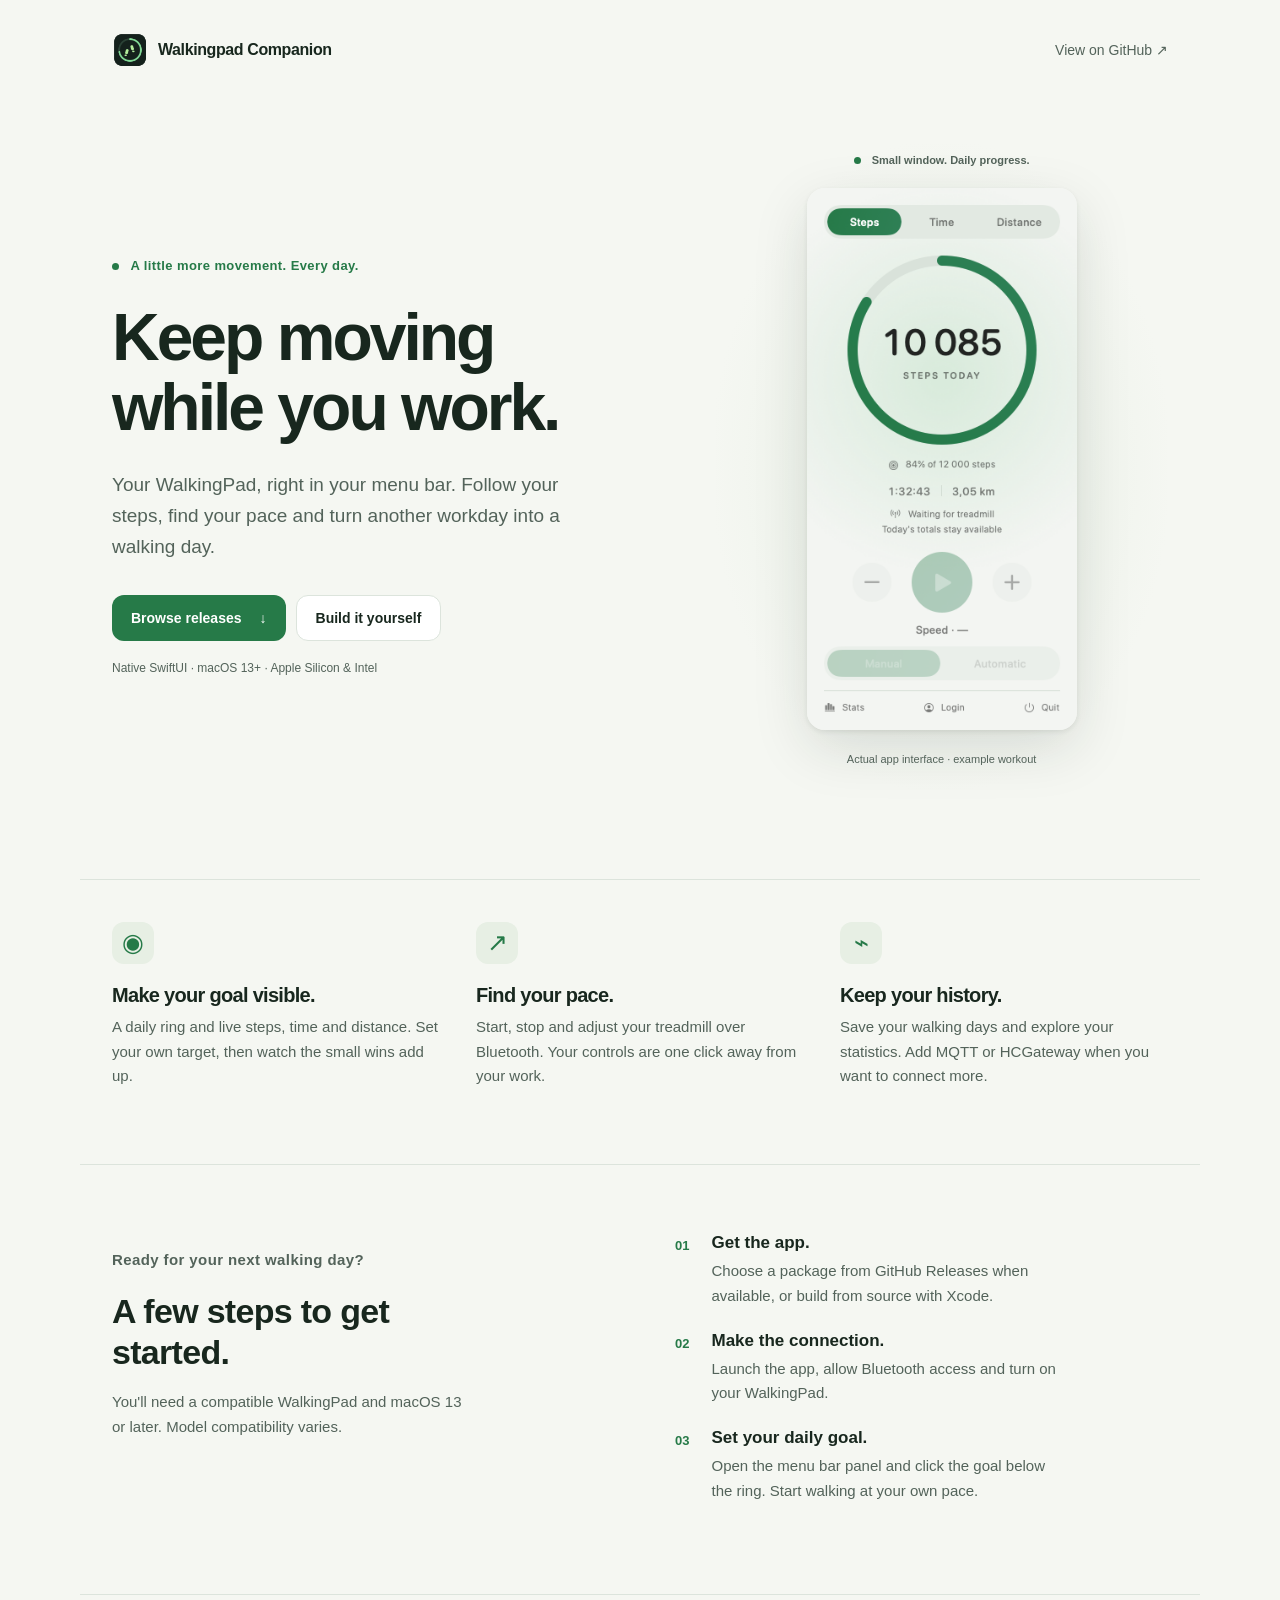
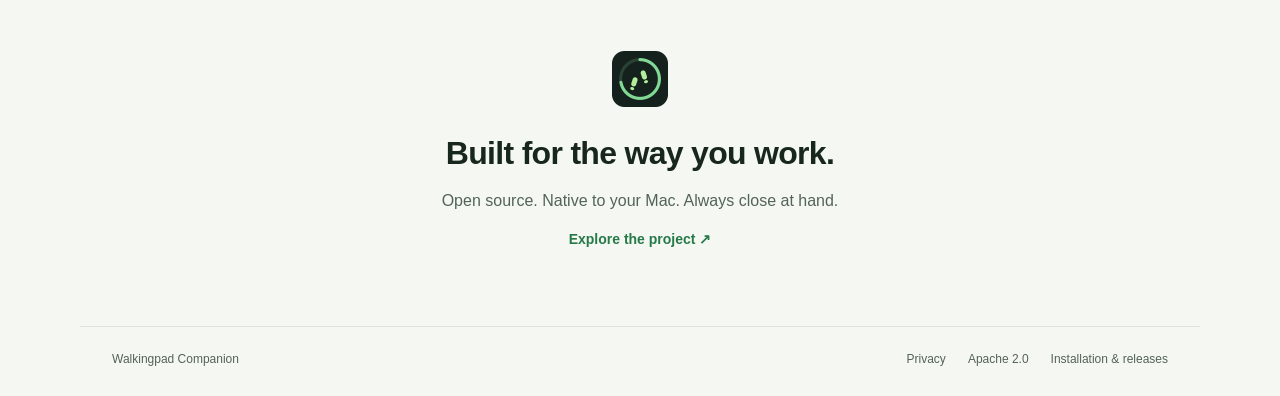
<file: site/index.html>
<!doctype html>
<html lang="en">
<head>
  <meta charset="utf-8">
  <meta name="viewport" content="width=device-width, initial-scale=1">
  <meta name="description" content="A native macOS menu bar companion for WalkingPad. Live steps, a daily goal and treadmill controls, right where you work.">
  <meta name="theme-color" content="#f5f7f2">
  <title>Walkingpad Companion — Keep moving while you work</title>
  <link rel="icon" href="assets/icon.png">
  <link rel="stylesheet" href="style.css">
</head>
<body>
  <header class="nav wrap">
    <a class="brand" href="./"><img src="assets/icon.png" width="36" height="36" alt="">Walkingpad Companion</a>
    <a class="source" href="https://github.com/corentinmb/walkingpad-companion">View on GitHub <span aria-hidden="true">↗</span></a>
  </header>
  <main>
    <section class="hero wrap">
      <div class="intro">
        <p class="eyebrow"><span class="dot"></span> A little more movement. Every day.</p>
        <h1>Keep moving<br>while you work.</h1>
        <p class="lead">Your WalkingPad, right in your menu bar. Follow your steps, find your pace and turn another workday into a walking day.</p>
        <div class="actions">
          <a class="button primary" href="https://github.com/corentinmb/walkingpad-companion/releases">Browse releases <span aria-hidden="true">↓</span></a>
          <a class="button secondary" href="https://github.com/corentinmb/walkingpad-companion#build-locally">Build it yourself</a>
        </div>
        <p class="requirements">Native SwiftUI · macOS 13+ · Apple Silicon &amp; Intel</p>
      </div>
      <div class="preview">
        <div class="preview-label"><span class="dot"></span> Small window. Daily progress.</div>
        <picture>
          <source media="(prefers-color-scheme: dark)" srcset="assets/menubar-dark.png">
          <img src="assets/menubar-light.png" width="320" height="642" alt="Walkingpad Companion menu showing daily steps, a progress ring, time, distance and treadmill controls.">
        </picture>
        <p>Actual app interface · example workout</p>
      </div>
    </section>
    <section class="features wrap" aria-label="Features">
      <article><span class="feature-icon" aria-hidden="true">◉</span><h2>Make your goal visible.</h2><p>A daily ring and live steps, time and distance. Set your own target, then watch the small wins add up.</p></article>
      <article><span class="feature-icon" aria-hidden="true">↗</span><h2>Find your pace.</h2><p>Start, stop and adjust your treadmill over Bluetooth. Your controls are one click away from your work.</p></article>
      <article><span class="feature-icon" aria-hidden="true">⌁</span><h2>Keep your history.</h2><p>Save your walking days and explore your statistics. Add MQTT or HCGateway when you want to connect more.</p></article>
    </section>
    <section class="getting-started wrap">
      <div><p class="eyebrow">Ready for your next walking day?</p><h2>A few steps to get started.</h2><p>You'll need a compatible WalkingPad and macOS 13 or later. Model compatibility varies.</p></div>
      <ol>
        <li><span>01</span><div><h3>Get the app.</h3><p>Choose a package from GitHub Releases when available, or build from source with Xcode.</p></div></li>
        <li><span>02</span><div><h3>Make the connection.</h3><p>Launch the app, allow Bluetooth access and turn on your WalkingPad.</p></div></li>
        <li><span>03</span><div><h3>Set your daily goal.</h3><p>Open the menu bar panel and click the goal below the ring. Start walking at your own pace.</p></div></li>
      </ol>
    </section>
    <section class="closing wrap"><img src="assets/icon.png" width="64" height="64" alt=""><h2>Built for the way you work.</h2><p>Open source. Native to your Mac. Always close at hand.</p><a class="text-link" href="https://github.com/corentinmb/walkingpad-companion">Explore the project <span aria-hidden="true">↗</span></a></section>
  </main>
  <footer class="wrap"><span>Walkingpad Companion</span><div><a href="privacy.html">Privacy</a><a href="https://github.com/corentinmb/walkingpad-companion/blob/master/LICENSE">Apache 2.0</a><a href="https://github.com/corentinmb/walkingpad-companion/blob/master/docs/releases.md">Installation &amp; releases</a></div></footer>
</body>
</html>
</file>
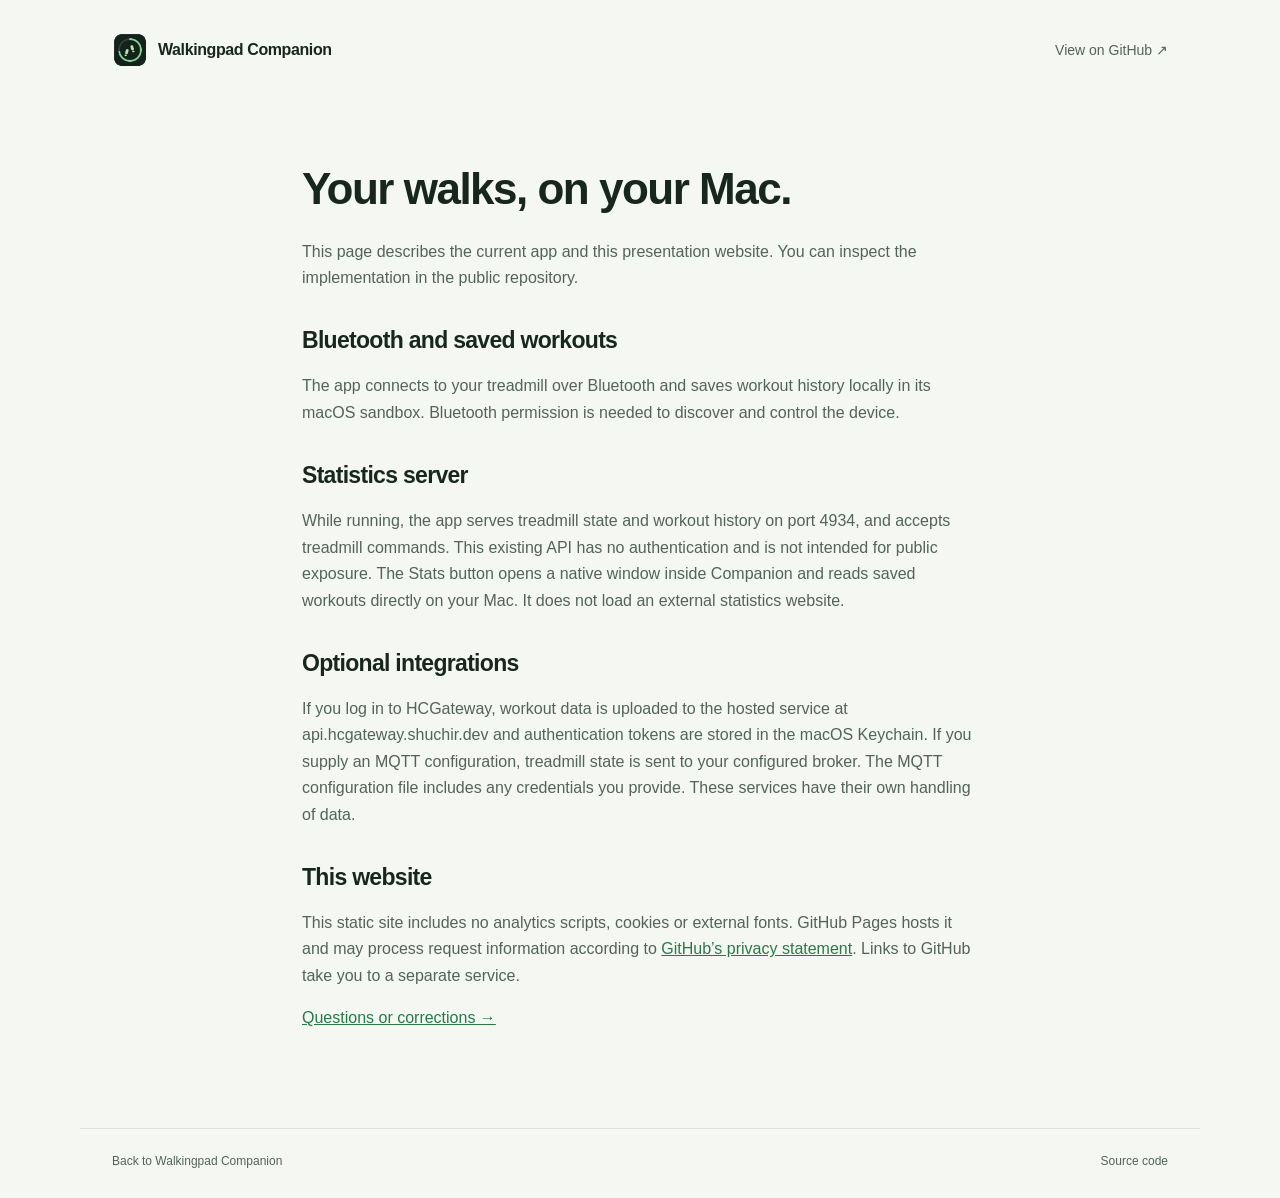
<file: site/privacy.html>
<!doctype html>
<html lang="en"><head><meta charset="utf-8"><meta name="viewport" content="width=device-width, initial-scale=1"><title>Privacy — Walkingpad Companion</title><link rel="icon" href="assets/icon.png"><link rel="stylesheet" href="style.css"></head>
<body><header class="nav wrap"><a class="brand" href="./"><img src="assets/icon.png" width="36" height="36" alt="">Walkingpad Companion</a><a class="source" href="https://github.com/corentinmb/walkingpad-companion">View on GitHub ↗</a></header>
<main class="prose wrap"><h1>Your walks, on your Mac.</h1><p>This page describes the current app and this presentation website. You can inspect the implementation in the public repository.</p>
<h2>Bluetooth and saved workouts</h2><p>The app connects to your treadmill over Bluetooth and saves workout history locally in its macOS sandbox. Bluetooth permission is needed to discover and control the device.</p>
<h2>Statistics server</h2><p>While running, the app serves treadmill state and workout history on port 4934, and accepts treadmill commands. This existing API has no authentication and is not intended for public exposure. The Stats button opens a native window inside Companion and reads saved workouts directly on your Mac. It does not load an external statistics website.</p>
<h2>Optional integrations</h2><p>If you log in to HCGateway, workout data is uploaded to the hosted service at api.hcgateway.shuchir.dev and authentication tokens are stored in the macOS Keychain. If you supply an MQTT configuration, treadmill state is sent to your configured broker. The MQTT configuration file includes any credentials you provide. These services have their own handling of data.</p>
<h2>This website</h2><p>This static site includes no analytics scripts, cookies or external fonts. GitHub Pages hosts it and may process request information according to <a href="https://docs.github.com/en/site-policy/privacy-policies/github-general-privacy-statement">GitHub’s privacy statement</a>. Links to GitHub take you to a separate service.</p>
<p><a href="https://github.com/corentinmb/walkingpad-companion/issues">Questions or corrections →</a></p></main><footer class="wrap"><a href="./">Back to Walkingpad Companion</a><a href="https://github.com/corentinmb/walkingpad-companion">Source code</a></footer></body></html>
</file>
<file: site/style.css>
:root {
  color-scheme:light dark;
  --bg:#f5f7f2;
  --text:#18271e;
  --muted:#53635a;
  --accent:#267a48;
  --surface:#fff;
  --line:#dce4dc;
  --tint:#e7efe4;
  --on-accent:#fff
}
* {
  box-sizing:border-box
}
html {
  scroll-behavior:smooth
}
body {
  margin:0;
  background:var(--bg);
  color:var(--text);
  font-family:-apple-system,BlinkMacSystemFont,"Segoe UI",sans-serif;
  -webkit-font-smoothing:antialiased
}
a {
  color:inherit;
  text-decoration:none
}
a:hover {
  text-decoration:underline
}
a:focus-visible {
  outline:3px solid var(--accent);
  outline-offset:5px;
  border-radius:4px
}
p {
  line-height:1.65
}
.wrap {
  max-width:1120px;
  margin:auto;
  padding-left:32px;
  padding-right:32px
}
.nav {
  height:100px;
  display:flex;
  align-items:center;
  justify-content:space-between;
  gap:20px
}
.brand {
  display:flex;
  align-items:center;
  gap:10px;
  font-weight:650;
  letter-spacing:-.4px
}
.source {
  font-size:14px;
  color:var(--muted)
}
.hero {
  display:grid;
  grid-template-columns:1.2fr 1fr;
  align-items:center;
  gap:60px;
  padding-top:44px;
  padding-bottom:90px
}
.eyebrow {
  font-size:13px;
  font-weight:600;
  color:var(--accent);
  letter-spacing:.4px
}
.dot {
  display:inline-block;
  width:7px;
  height:7px;
  border-radius:50%;
  background:var(--accent);
  margin-right:8px
}
h1 {
  font-size:clamp(44px,5.3vw,66px);
  line-height:1.06;
  letter-spacing:-3px;
  font-weight:650;
  margin:26px 0
}
h2 {
  font-weight:600;
  letter-spacing:-.7px
}
h3 {
  font-weight:600
}
.lead {
  font-size:19px;
  color:var(--muted);
  max-width:450px
}
.actions {
  display:flex;
  gap:10px;
  flex-wrap:wrap;
  margin-top:32px
}
.button {
  display:inline-flex;
  align-items:center;
  justify-content:center;
  gap:18px;
  padding:14px 19px;
  font-size:14px;
  font-weight:600;
  border-radius:12px
}
.button:hover {
  text-decoration:none;
  filter:brightness(.95)
}
.primary {
  background:var(--accent);
  color:var(--on-accent)
}
.secondary {
  border:1px solid var(--line);
  background:var(--surface)
}
.requirements {
  font-size:12px;
  color:var(--muted);
  margin-top:18px
}
.preview {
  display:flex;
  flex-direction:column;
  align-items:center;
  background:radial-gradient(ellipse at center,var(--tint),transparent 72%);
  padding:10px 0
}
.preview-label {
  font-size:11px;
  font-weight:600;
  color:var(--muted);
  margin-bottom:22px
}
.preview img {
  display:block;
  width:270px;
  max-width:100%;
  height:auto;
  border-radius:18px;
  box-shadow:0 18px 55px #18271e20,0 2px 5px #18271e15
}
.preview p {
  font-size:11px;
  color:var(--muted);
  margin-top:20px
}
.features {
  display:grid;
  grid-template-columns:repeat(3,1fr);
  gap:36px;
  padding-top:42px;
  padding-bottom:60px;
  border-top:1px solid var(--line)
}
.feature-icon {
  display:inline-flex;
  align-items:center;
  justify-content:center;
  width:42px;
  height:42px;
  border-radius:12px;
  background:var(--tint);
  color:var(--accent);
  font-size:25px
}
.features h2 {
  font-size:20px;
  margin:20px 0 8px
}
.features p {
  font-size:15px;
  color:var(--muted);
  margin-top:0
}
.getting-started {
  display:grid;
  grid-template-columns:1fr 1fr;
  gap:70px;
  border-top:1px solid var(--line);
  padding-top:68px;
  padding-bottom:68px
}
.getting-started h2 {
  font-size:34px;
  line-height:1.2;
  max-width:330px;
  margin:18px 0
}
.getting-started p {
  font-size:15px;
  color:var(--muted);
  max-width:350px
}
.getting-started ol {
  list-style:none;
  margin:0;
  padding:0
}
.getting-started li {
  display:flex;
  gap:22px;
  padding-bottom:22px
}
.getting-started li>span {
  font-size:13px;
  color:var(--accent);
  padding-top:5px;
  font-weight:600
}
.getting-started h3 {
  font-size:17px;
  margin:0
}
.getting-started li p {
  margin:6px 0 0
}
.closing {
  text-align:center;
  padding-top:52px;
  padding-bottom:78px;
  border-top:1px solid var(--line)
}
.closing h2 {
  font-size:32px;
  margin:20px 0 12px
}
.closing p {
  color:var(--muted)
}
.text-link {
  color:var(--accent);
  font-size:14px;
  font-weight:600
}
footer {
  display:flex;
  justify-content:space-between;
  gap:24px;
  border-top:1px solid var(--line);
  padding-top:25px;
  padding-bottom:30px;
  font-size:12px;
  color:var(--muted)
}
footer div {
  display:flex;
  gap:22px
}
.prose {
  max-width:740px;
  padding-top:40px;
  padding-bottom:80px
}
.prose h1 {
  font-size:44px;
  letter-spacing:-1.5px
}
.prose h2 {
  margin-top:36px;
  font-size:23px
}
.prose p {
  color:var(--muted)
}
.prose a {
  color:var(--accent);
  text-decoration:underline
}
@media(prefers-color-scheme:dark) {
  :root {
    --bg:#131b16;
    --text:#e9f1e9;
    --muted:#a9b9ad;
    --accent:#83d996;
    --surface:#202b23;
    --line:#324337;
    --tint:#233c2b;
    --on-accent:#12231a
  }
  .preview img {
    box-shadow:0 18px 55px #0006
  }
}
@media(max-width:760px) {
  .wrap {
    padding-left:24px;
    padding-right:24px
  }
  .nav {
    height:82px
  }
  .brand {
    font-size:14px
  }
  .source {
    font-size:12px
  }
  .hero {
    grid-template-columns:1fr;
    gap:30px;
    padding-top:30px;
    padding-bottom:48px
  }
  .intro {
    text-align:center
  }
  .lead {
    margin-left:auto;
    margin-right:auto
  }
  .actions {
    justify-content:center
  }
  h1 {
    letter-spacing:-2px
  }
  .features {
    grid-template-columns:1fr;
    gap:24px
  }
  .features article {
    max-width:460px
  }
  .getting-started {
    grid-template-columns:1fr;
    gap:28px;
    padding-top:40px;
    padding-bottom:40px
  }
  .getting-started h2,.getting-started p {
    max-width:none
  }
  footer {
    flex-direction:column
  }
  footer div {
    flex-wrap:wrap
  }
}
@media(prefers-reduced-motion:reduce) {
  html {
    scroll-behavior:auto
  }
}
</file>
